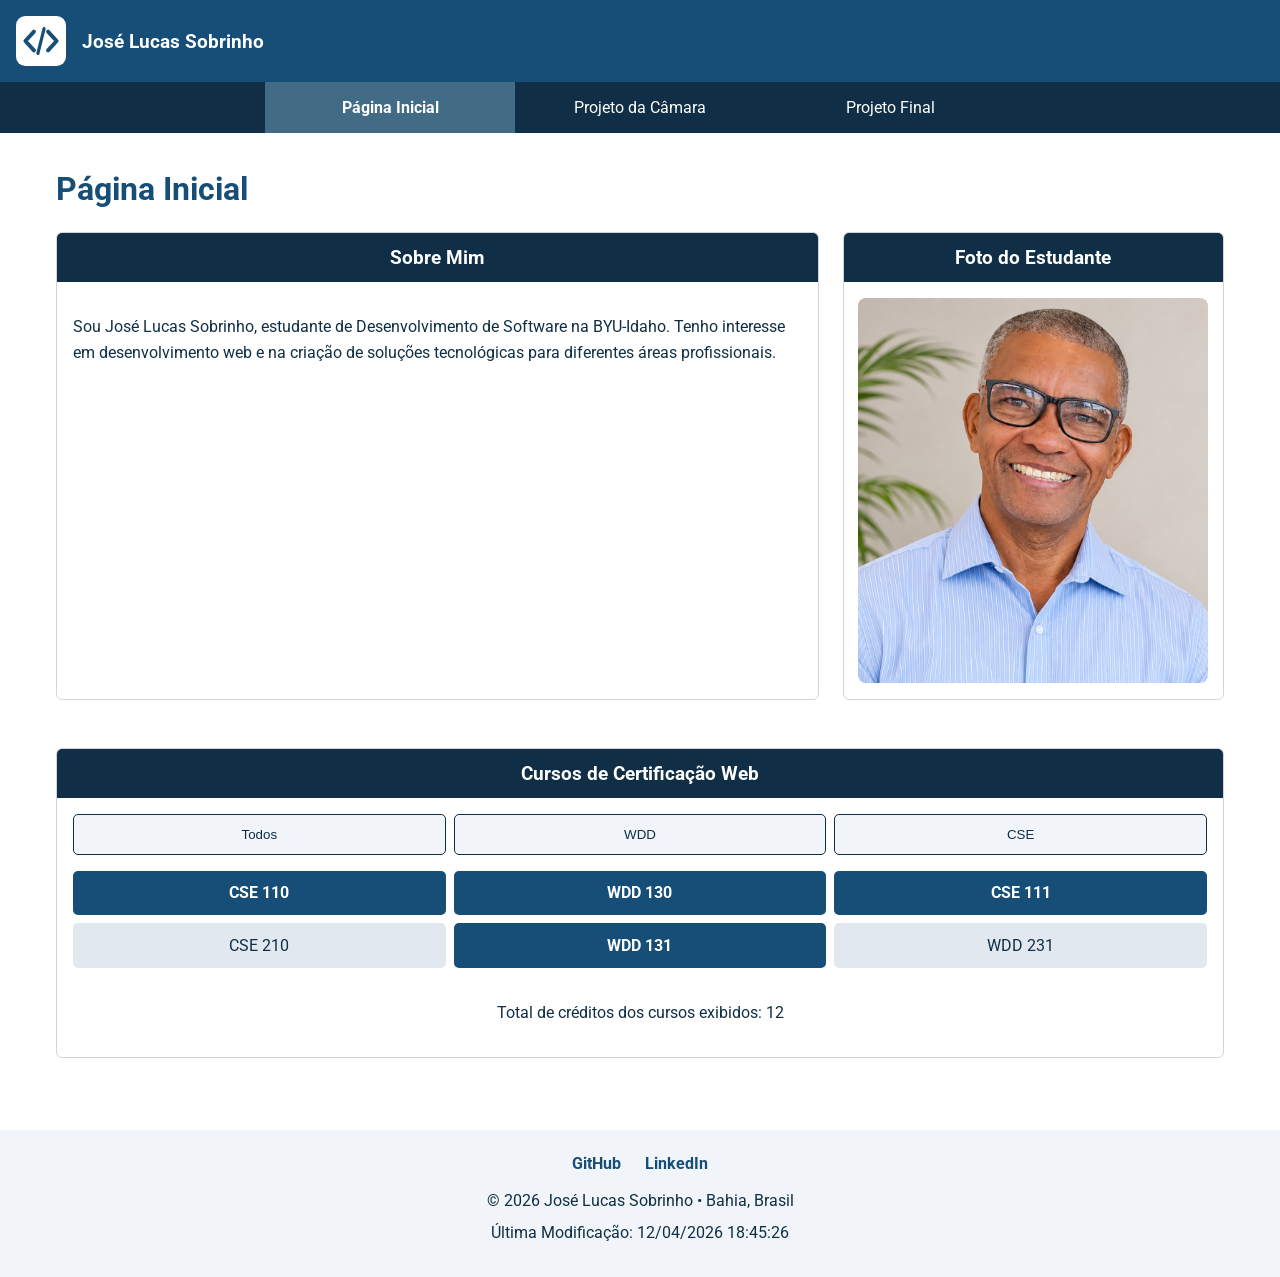
<file: index.html>
<!DOCTYPE html>
<html lang="pt-BR">

<head>
    <meta charset="UTF-8">
    <meta name="viewport" content="width=device-width, initial-scale=1.0">
    <meta name="description"
        content="Página inicial de José Lucas Sobrinho para o curso WDD 231 - Desenvolvimento Frontend para Web I da BYU-Idaho.">
    <meta name="author" content="José Lucas Sobrinho">

    <title>WDD 231 | José Lucas Sobrinho</title>


    <link rel="preconnect" href="https://fonts.googleapis.com">
    <link rel="preconnect" href="https://fonts.gstatic.com" crossorigin>
    <link href="https://fonts.googleapis.com/css2?family=Roboto:wght@400;500;700&display=swap" rel="stylesheet">

    <link rel="stylesheet" href="styles/small.css">
    <link rel="stylesheet" href="styles/larger.css">

    <script src="scripts/navigation.js" defer></script>
    <script src="scripts/date.js" defer></script>
    <script src="scripts/course.js" defer></script>
</head>

<body>

    <header>
        <div class="header-content">
            <img src="images/logo.svg" alt="Logotipo do site" width="50" height="50">

            <span>José Lucas Sobrinho</span>

            <button id="menu-button" type="button" aria-label="Abrir menu de navegação" aria-expanded="false"
                aria-controls="primary-nav">
                ☰
            </button>
        </div>
    </header>

    <nav id="primary-nav" aria-label="Navegação principal">
        <a href="index.html" class="active" aria-current="page">
            Página Inicial
        </a>
        <a href="#" aria-label="Projeto da Câmara - em desenvolvimento">
            Projeto da Câmara
        </a>
        <a href="#" aria-label="Projeto Final - em desenvolvimento">
            Projeto Final
        </a>
    </nav>



    <main>
        <h1>Página Inicial</h1>

        <section id="about">
            <h2>Sobre Mim</h2>
            <p>
                Sou José Lucas Sobrinho, estudante de Desenvolvimento
                de Software na BYU-Idaho. Tenho interesse em
                desenvolvimento web e na criação de soluções
                tecnológicas para diferentes áreas profissionais.
            </p>
        </section>


        <section id="student-photo">
            <h2>Foto do Estudante</h2>
            <img src="images/foto-estudante.webp" alt="Retrato de José Lucas Sobrinho" width="300" height="330"
                loading="eager" fetchpriority="high">
        </section>



        <section id="courses">
            <h2>Cursos de Certificação Web</h2>

            <div class="course-filters">
                <button type="button" id="all">Todos</button>
                <button type="button" id="wdd">WDD</button>
                <button type="button" id="cse">CSE</button>
            </div>

            <div id="course-list"></div>

            <p id="total-credits" aria-live="polite"></p>
        </section>

    </main>




    <footer>
        <div class="social-links">
            <a href="https://github.com/jolucssob" target="_blank" rel="noopener noreferrer">
                GitHub
            </a>

            <a href="https://www.linkedin.com/in/jos%C3%A9-lucas-sobrinho-8272043b9/" target="_blank"
                rel="noopener noreferrer">
                LinkedIn
            </a>
        </div>

        <p>
            &copy; <span id="currentyear"></span>
            José Lucas Sobrinho • Bahia, Brasil
        </p>

        <p id="ultimaModificacao"></p>
    </footer>


</body>

</html>
</file>
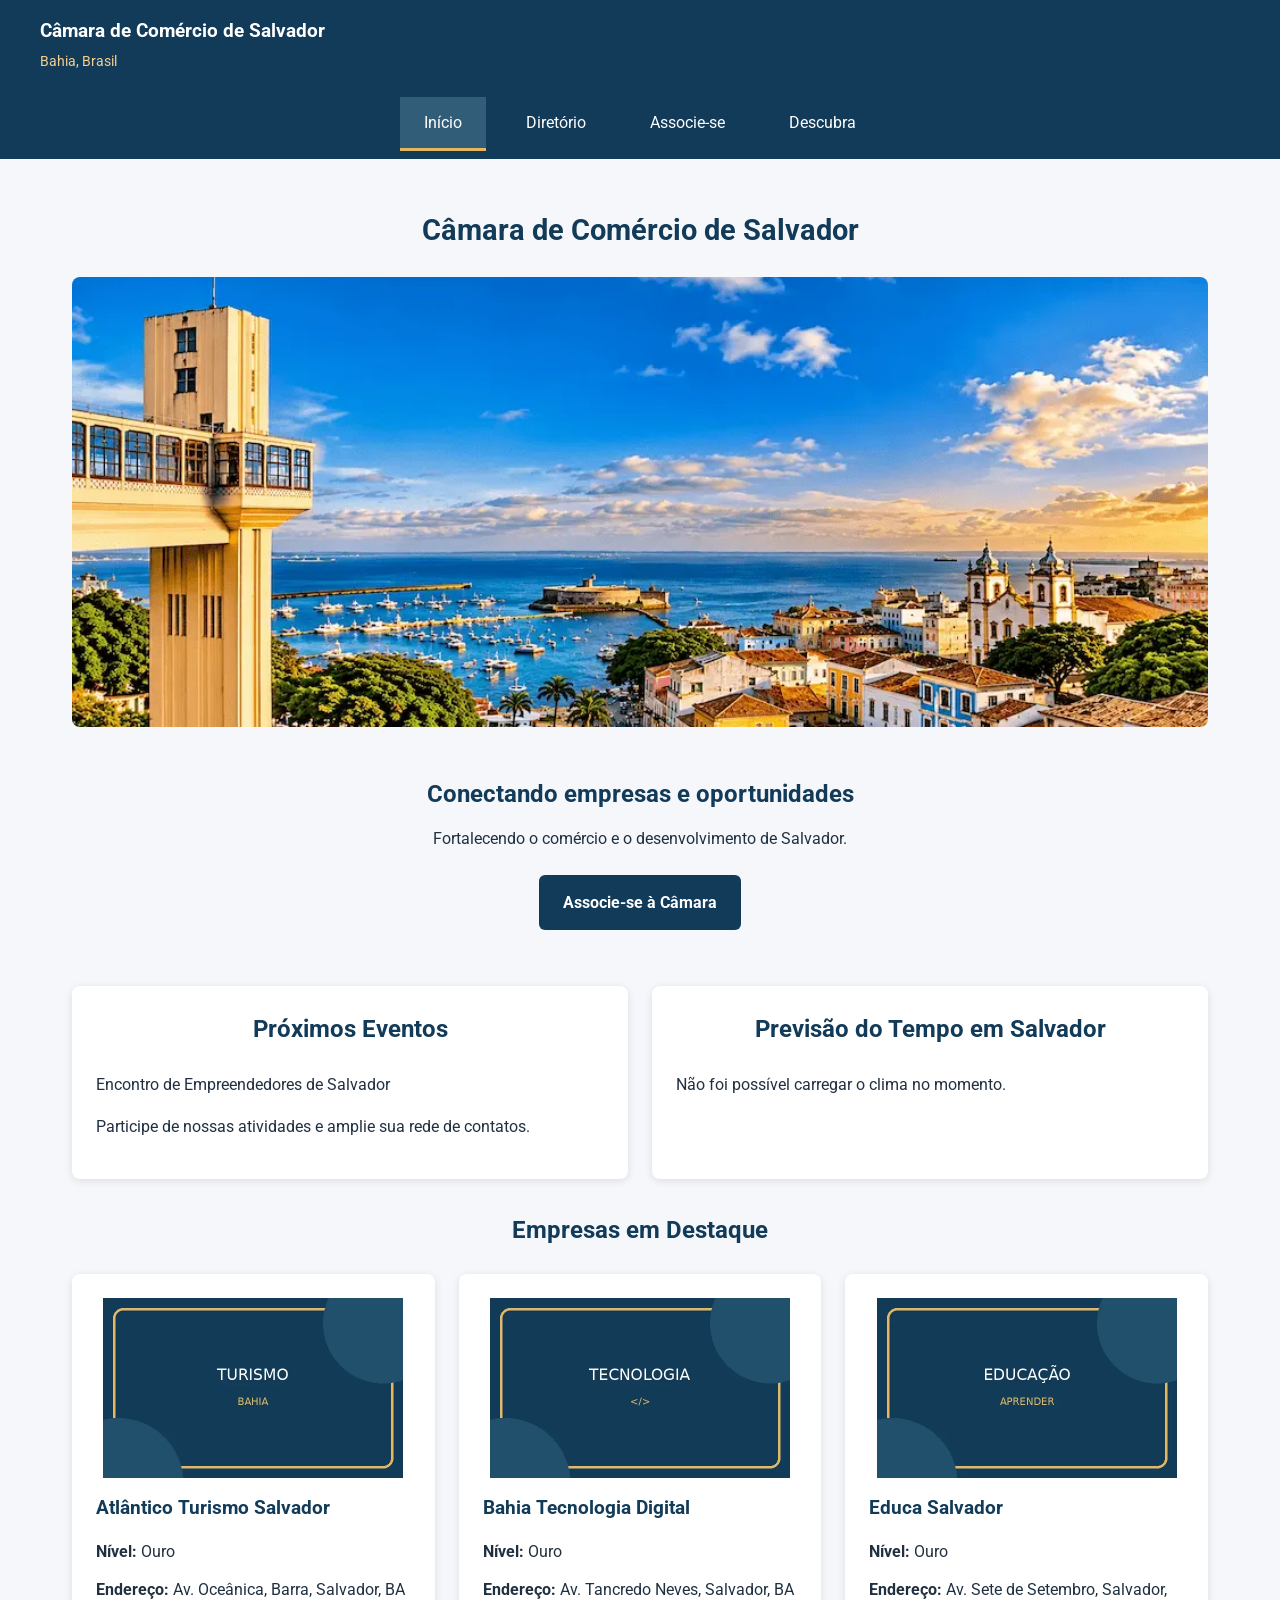
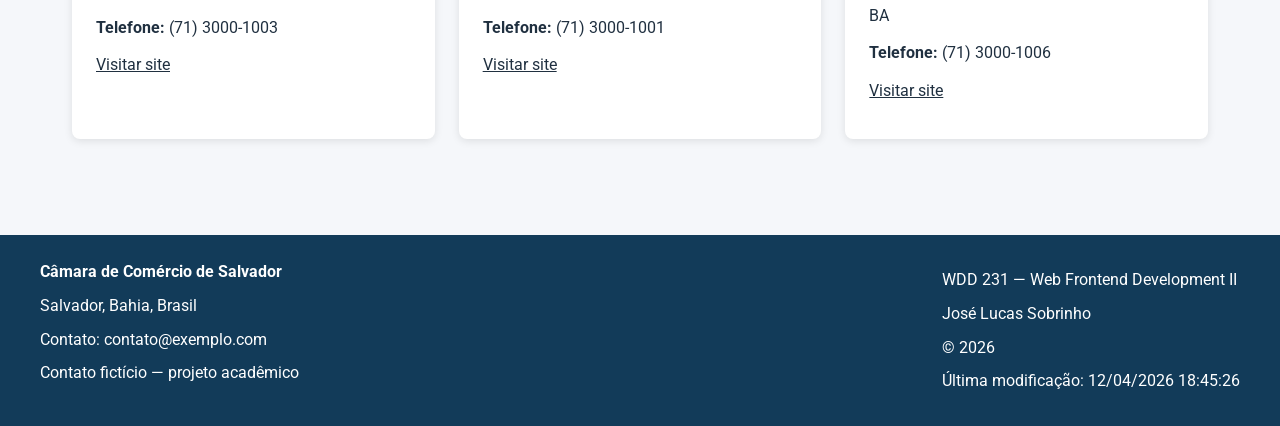
<file: camara/index.html>
<!DOCTYPE html>
<html lang="pt-BR">

<head>
    <meta charset="UTF-8">
    <meta name="viewport" content="width=device-width, initial-scale=1.0">

    <meta name="description"
        content="Página inicial da Câmara de Comércio de Salvador, Bahia. Conheça nossos eventos, associados e oportunidades de negócios.">
    <meta name="author" content="José Lucas Sobrinho">

    <title>Início | Câmara de Comércio de Salvador</title>
    <!-- Metadados Open Graph -->

    <meta property="og:type" content="website">
    <meta property="og:title" content="Início | Câmara de Comércio de Salvador">
    <meta property="og:description"
        content="Conheça a Câmara de Comércio de Salvador, seus eventos, empresas associadas e oportunidades para novos membros.">
    <meta property="og:image" content="https://jolucssob.github.io/wdd231/camara/imagens/salvador-social.webp">
    <meta property="og:url" content="https://jolucssob.github.io/wdd231/camara/">

    <!-- Ícone -->
    <link rel="icon" href="imagens/favicon.ico">

    <!-- Google Fonts - Roboto -->
    <link rel="preconnect" href="https://fonts.googleapis.com">

    <link rel="preconnect" href="https://fonts.gstatic.com" crossorigin>

    <link href="https://fonts.googleapis.com/css2?family=Roboto:wght@400;500;700&display=swap" rel="stylesheet">


    <!-- CSS -->
    <link rel="stylesheet" href="estilos/normalizar.css">
    <link rel="stylesheet" href="estilos/telas-pequenas.css">
    <link rel="stylesheet" href="estilos/telas-grandes.css">
    <link rel="stylesheet" href="estilos/inicio.css">
    <!-- JavaScript -->
    <!-- JavaScript -->
    <script src="scripts/navegacao.js" defer></script>
    <script src="scripts/datas.js" defer></script>
    <script src="scripts/destaques.js" defer></script>
    <script src="scripts/clima.js" defer></script>
</head>

<body>
    <header>
        <div class="header-content">
            <div class="site-brand">
                <span class="site-name">
                    Câmara de Comércio de Salvador
                </span>
                <span class="site-location">
                    Bahia, Brasil
                </span>
            </div>

            <button id="menu-button" type="button" aria-label="Abrir menu" aria-expanded="false"
                aria-controls="primary-nav">
                ☰
            </button>
        </div>
    </header>


    <nav id="primary-nav" aria-label="Navegação principal">
        <a href="index.html" class="active" aria-current="page">Início</a>
        <a href="diretorio.html">Diretório</a>
        <a href="associacao.html">Associe-se</a>
        <a href="discover.html">Descubra</a>
    </nav>



    <main>
        <h1>Câmara de Comércio de Salvador</h1>

        <!-- Imagem principal -->
        <section class="hero">
            <img src="imagens/salvador-hero.webp" alt="Vista panorâmica de Salvador, Bahia" width="1200" height="600">
            <div class="hero-content">
                <h2>Conectando empresas e oportunidades</h2>
                <p>Fortalecendo o comércio e o desenvolvimento de Salvador.</p>
                <a href="associacao.html" class="cta-button">
                    Associe-se à Câmara
                </a>
            </div>
        </section>

        <div class="home-sections">
            <!-- Eventos -->
            <section class="events">
                <h2>Próximos Eventos</h2>
                <p>Encontro de Empreendedores de Salvador</p>
                <p>Participe de nossas atividades e amplie sua rede de contatos.</p>
            </section>

            <!-- Meteorologia -->
            <section class="weather">
                <h2>Previsão do Tempo em Salvador</h2>
                <div id="current-weather">
                    <p>Carregando informações meteorológicas...</p>
                </div>
                <div id="forecast"></div>
            </section>
        </div>

        <!-- Empresas em destaque -->
        <section class="spotlights">
            <h2>Empresas em Destaque</h2>
            <div id="spotlight-cards">
                <p>Carregando empresas em destaque...</p>
            </div>
        </section>
    </main>


    <footer>
        <div class="footer-content">
            <div>
                <strong>Câmara de Comércio de Salvador</strong>
                <p>Salvador, Bahia, Brasil</p>
                <p>Contato: contato@exemplo.com</p>
                <p>Contato fictício — projeto acadêmico</p>
            </div>

            <div>
                <p>WDD 231 — Web Frontend Development II</p>
                <p>José Lucas Sobrinho</p>
                <p>&copy; <span id="currentyear"></span></p>
                <p id="ultimaModificacao"></p>
            </div>
        </div>
    </footer>
</body>

</html>
</file>
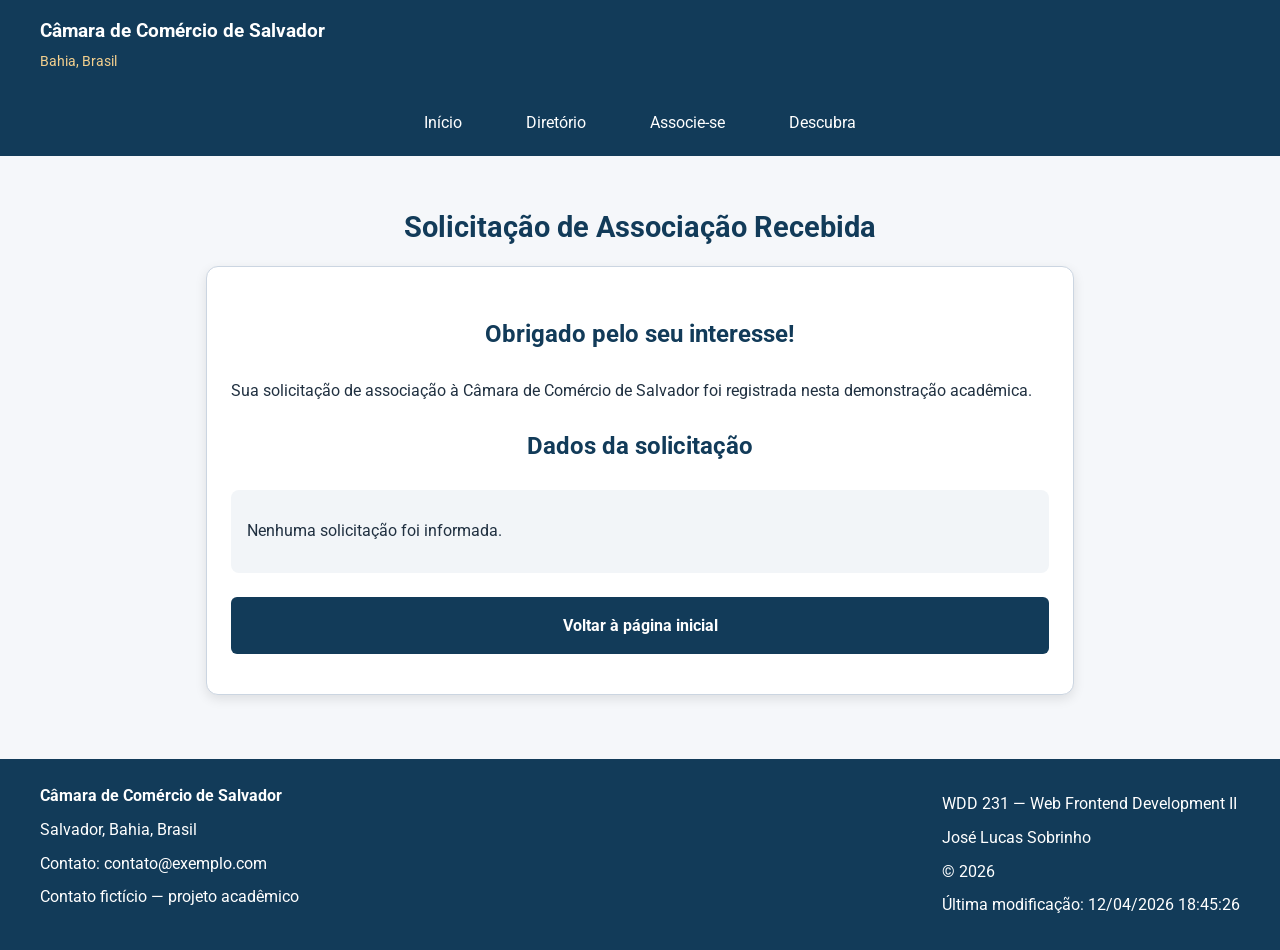
<file: camara/agradecimento.html>
<!DOCTYPE html>
<html lang="pt-BR">

<head>
    <meta charset="UTF-8">
    <meta name="viewport" content="width=device-width, initial-scale=1.0">

    <meta name="description" content="Confirmação da solicitação de associação à Câmara de Comércio de Salvador.">
    <meta name="author" content="José Lucas Sobrinho">

    <title>Solicitação Recebida | Câmara de Comércio de Salvador</title>

    <link rel="icon" href="imagens/favicon.ico">

    <link rel="preconnect" href="https://fonts.googleapis.com">
    <link rel="preconnect" href="https://fonts.gstatic.com" crossorigin>
    <link href="https://fonts.googleapis.com/css2?family=Roboto:wght@400;500;700&display=swap" rel="stylesheet">

    <link rel="stylesheet" href="estilos/normalizar.css">
    <link rel="stylesheet" href="estilos/telas-pequenas.css">
    <link rel="stylesheet" href="estilos/telas-grandes.css">
    <link rel="stylesheet" href="estilos/inicio.css">

    <script src="scripts/navegacao.js" defer></script>
    <script src="scripts/datas.js" defer></script>
    <script src="scripts/agradecimento.js" defer></script>
</head>

<body>
    <header>
        <div class="header-content">
            <div class="site-brand">
                <span class="site-name">
                    Câmara de Comércio de Salvador
                </span>
                <span class="site-location">
                    Bahia, Brasil
                </span>
            </div>

            <button id="menu-button" type="button" aria-label="Abrir menu" aria-expanded="false"
                aria-controls="primary-nav">
                ☰
            </button>
        </div>
    </header>

    <nav id="primary-nav" aria-label="Navegação principal">
        <a href="index.html">Início</a>
        <a href="diretorio.html">Diretório</a>
        <a href="associacao.html">Associe-se</a>
        <a href="discover.html">Descubra</a>
    </nav>

    <main class="thankyou-page">
        <h1>Solicitação de Associação Recebida</h1>

        <section class="membership-form">
            <h2>Obrigado pelo seu interesse!</h2>

            <p>
                Sua solicitação de associação à Câmara de
                Comércio de Salvador foi registrada nesta
                demonstração acadêmica.
            </p>

            <h2>Dados da solicitação</h2>

            <div id="dados-solicitacao">
                <p>Carregando informações...</p>
            </div>

            <p>
                <a href="index.html">
                    Voltar à página inicial
                </a>
            </p>
        </section>
    </main>

    <footer>
        <div class="footer-content">
            <div>
                <strong>Câmara de Comércio de Salvador</strong>
                <p>Salvador, Bahia, Brasil</p>
                <p>Contato: contato@exemplo.com</p>
                <p>Contato fictício — projeto acadêmico</p>
            </div>

            <div>
                <p>WDD 231 — Web Frontend Development II</p>
                <p>José Lucas Sobrinho</p>
                <p>&copy; <span id="currentyear"></span></p>
                <p id="ultimaModificacao"></p>
            </div>
        </div>
    </footer>
</body>

</html>
</file>
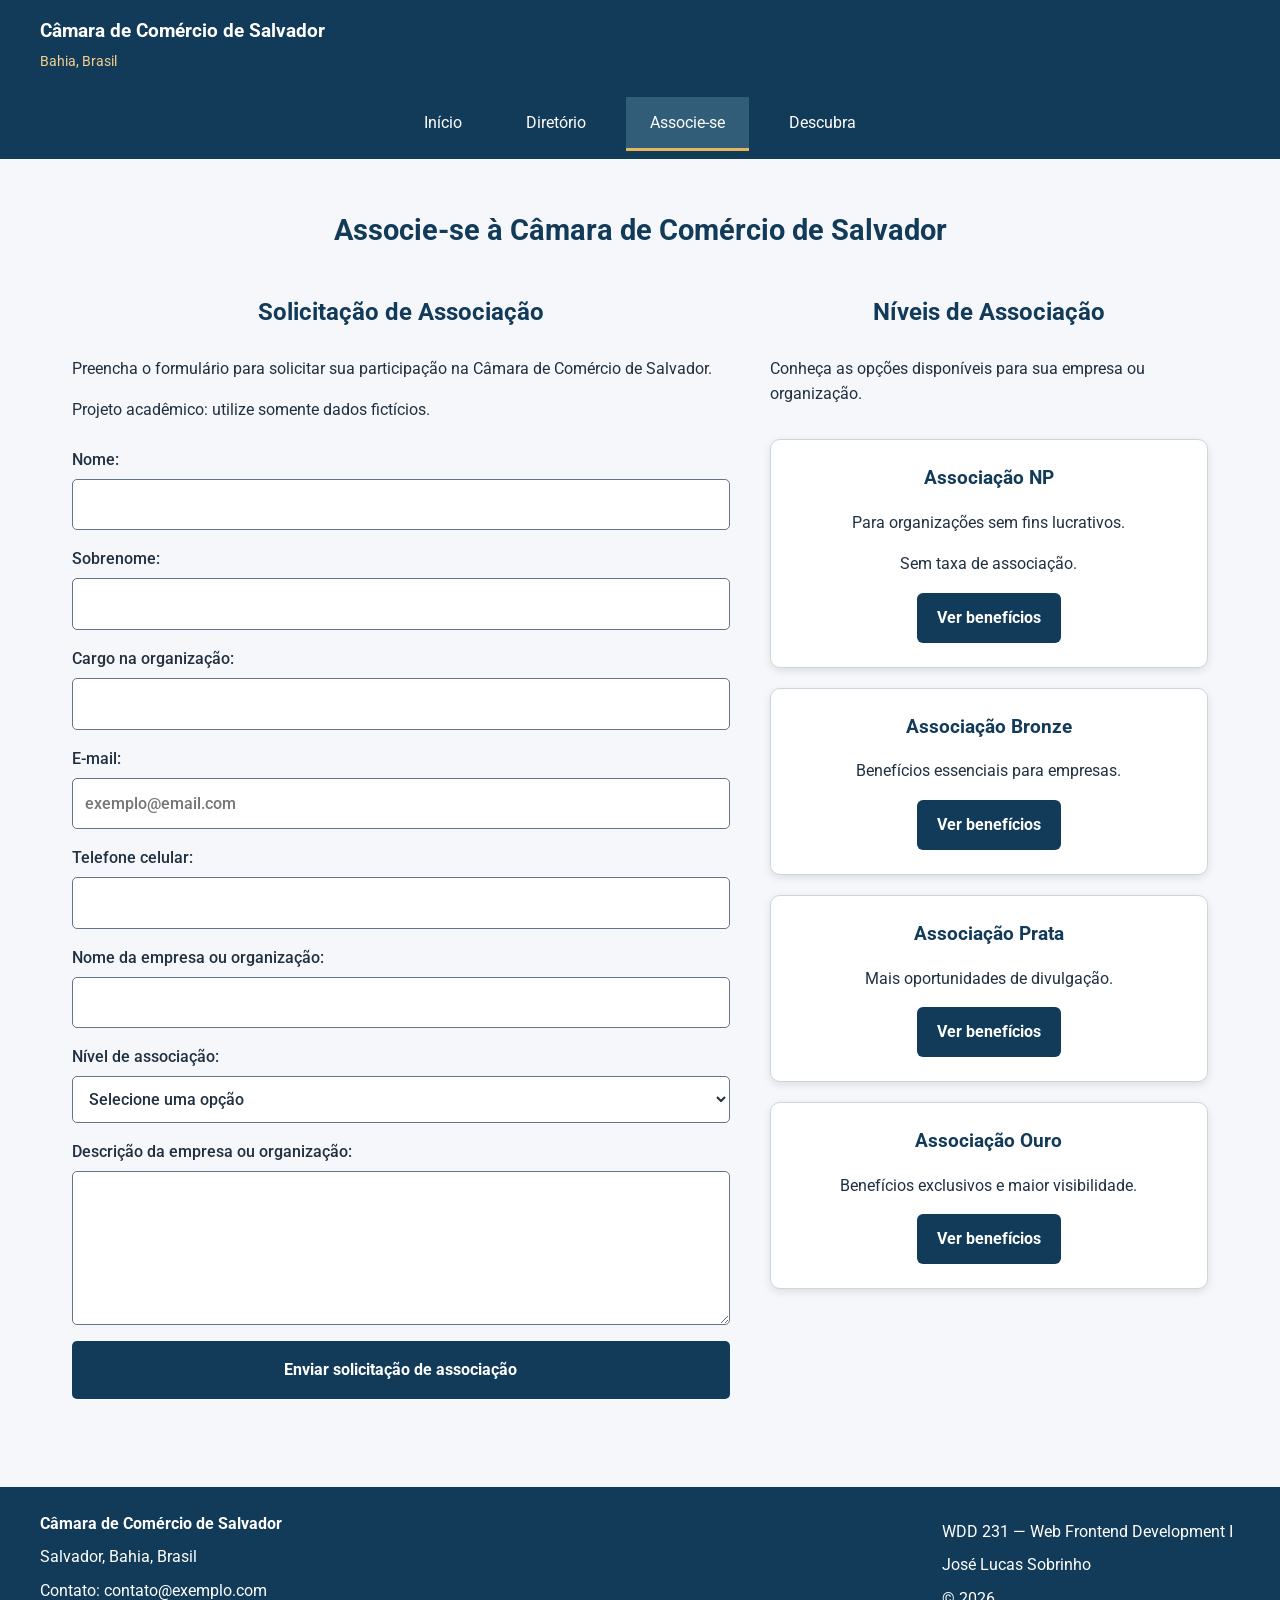
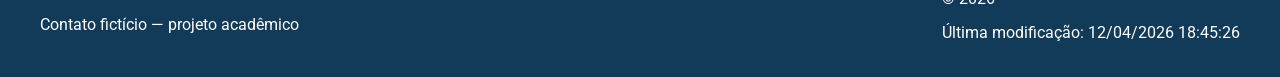
<file: camara/associacao.html>
<!DOCTYPE html>
<html lang="pt-BR">

<head>
    <meta charset="UTF-8">
    <meta name="viewport" content="width=device-width, initial-scale=1.0">

    <meta name="description"
        content="Associe-se à Câmara de Comércio de Salvador, Bahia. Conheça os níveis de associação e preencha o formulário para solicitar sua participação.">

    <meta name="author" content="José Lucas Sobrinho">

    <title>Associe-se | Câmara de Comércio de Salvador</title>

    <!-- Metadados Open Graph -->
    <meta property="og:type" content="website">

    <meta property="og:title" content="Associe-se à Câmara de Comércio de Salvador">

    <meta property="og:description"
        content="Conheça os níveis de associação e faça parte da Câmara de Comércio de Salvador, ampliando suas oportunidades de negócios.">

    <meta property="og:image" content="https://jolucssob.github.io/wdd231/camara/imagens/salvador-social.webp">

    <meta property="og:url" content="https://jolucssob.github.io/wdd231/camara/associacao.html">

    <!-- Ícone -->
    <link rel="icon" href="imagens/favicon.ico">

    <!-- Google Fonts - Roboto -->
    <link rel="preconnect" href="https://fonts.googleapis.com">
    <link rel="preconnect" href="https://fonts.gstatic.com" crossorigin>

    <link href="https://fonts.googleapis.com/css2?family=Roboto:wght@400;500;700&display=swap" rel="stylesheet">

    <!-- CSS -->
    <link rel="stylesheet" href="estilos/normalizar.css">
    <link rel="stylesheet" href="estilos/telas-pequenas.css">
    <link rel="stylesheet" href="estilos/telas-grandes.css">
    <link rel="stylesheet" href="estilos/inicio.css">

    <!-- JavaScript -->
    <script src="scripts/navegacao.js" defer></script>
    <script src="scripts/datas.js" defer></script>
    <script src="scripts/associacao.js" defer></script>
</head>

<body>

    <header>
        <div class="header-content">

            <div class="site-brand">
                <span class="site-name">
                    Câmara de Comércio de Salvador
                </span>

                <span class="site-location">
                    Bahia, Brasil
                </span>
            </div>

            <button id="menu-button" type="button" aria-label="Abrir menu" aria-expanded="false"
                aria-controls="primary-nav">
                ☰
            </button>

        </div>
    </header>

    <!-- Navegação principal -->

    <nav id="primary-nav" aria-label="Navegação principal">
        <a href="index.html">Início</a>
        <a href="diretorio.html">Diretório</a>

        <a href="associacao.html" class="active" aria-current="page">
            Associe-se
        </a>

        <a href="discover.html">Descubra</a>
    </nav>

    <main>

        <h1>Associe-se à Câmara de Comércio de Salvador</h1>

        <div class="membership-container">

            <!-- Formulário de associação -->

            <section class="membership-form">

                <h2>Solicitação de Associação</h2>

                <p>
                    Preencha o formulário para solicitar sua
                    participação na Câmara de Comércio de Salvador.
                </p>

                <p>
                    Projeto acadêmico: utilize somente dados fictícios.
                </p>

                <form method="get" action="agradecimento.html">

                    <label>
                        Nome:
                        <input type="text" name="nome" title="Informe seu primeiro nome" autocomplete="given-name"
                            required>
                    </label>

                    <label>
                        Sobrenome:
                        <input type="text" name="sobrenome" title="Informe seu sobrenome" autocomplete="family-name"
                            required>
                    </label>

                    <label>
                        Cargo na organização:
                        <input type="text" name="cargo"
                            title="Informe seu cargo usando pelo menos 7 caracteres, apenas letras, espaços e hífens"
                            autocomplete="organization-title" pattern="[\p{L} \-]{7,}" minlength="7">
                    </label>

                    <label>
                        E-mail:
                        <input type="email" name="email" title="Informe seu endereço de e-mail" autocomplete="email"
                            placeholder="exemplo@email.com" required>
                    </label>

                    <label>
                        Telefone celular:
                        <input type="tel" name="telefone" title="Informe seu número de celular" autocomplete="tel"
                            required>
                    </label>

                    <label>
                        Nome da empresa ou organização:
                        <input type="text" name="organizacao" title="Informe o nome da empresa ou organização"
                            autocomplete="organization" required>
                    </label>

                    <label>
                        Nível de associação:

                        <select name="nivel" title="Selecione o nível de associação" required>

                            <option value="" disabled selected>
                                Selecione uma opção
                            </option>

                            <option value="np">
                                Associação NP (sem fins lucrativos)
                            </option>

                            <option value="bronze">
                                Associação Bronze
                            </option>

                            <option value="silver">
                                Associação Prata
                            </option>

                            <option value="gold">
                                Associação Ouro
                            </option>

                        </select>
                    </label>

                    <label>
                        Descrição da empresa ou organização:

                        <textarea name="descricao" title="Descreva as atividades da empresa ou organização" rows="5"
                            cols="40"></textarea>
                    </label>

                    <!-- Registro automático de data e hora -->

                    <input type="hidden" id="timestamp" name="timestamp">

                    <button type="submit" class="submit-button">
                        Enviar solicitação de associação
                    </button>

                </form>

            </section>

            <!-- Cartões dos níveis de associação -->

            <section class="membership-levels">

                <h2>Níveis de Associação</h2>

                <p>
                    Conheça as opções disponíveis para
                    sua empresa ou organização.
                </p>

                <div class="membership-cards">

                    <article class="membership-card">
                        <h3>Associação NP</h3>

                        <p>Para organizações sem fins lucrativos.</p>

                        <p>Sem taxa de associação.</p>

                        <a href="#modal-np" aria-haspopup="dialog" aria-label="Ver benefícios da Associação NP">
                            Ver benefícios
                        </a>
                    </article>

                    <article class="membership-card">
                        <h3>Associação Bronze</h3>

                        <p>Benefícios essenciais para empresas.</p>

                        <a href="#modal-bronze" aria-haspopup="dialog" aria-label="Ver benefícios da Associação Bronze">
                            Ver benefícios
                        </a>
                    </article>

                    <article class="membership-card">
                        <h3>Associação Prata</h3>

                        <p>Mais oportunidades de divulgação.</p>

                        <a href="#modal-silver" aria-haspopup="dialog" aria-label="Ver benefícios da Associação Prata">
                            Ver benefícios
                        </a>
                    </article>

                    <article class="membership-card">
                        <h3>Associação Ouro</h3>

                        <p>Benefícios exclusivos e maior visibilidade.</p>

                        <a href="#modal-gold" aria-haspopup="dialog" aria-label="Ver benefícios da Associação Ouro">
                            Ver benefícios
                        </a>
                    </article>

                </div>

            </section>

            <!-- Modal da Associação NP -->

            <dialog id="modal-np" aria-labelledby="titulo-modal-np">

                <h2 id="titulo-modal-np">
                    Benefícios da Associação NP
                </h2>

                <p>
                    Plano gratuito para organizações sem fins lucrativos.
                </p>

                <ul>
                    <li>Participação em eventos comunitários.</li>
                    <li>Acesso às informações da Câmara.</li>
                    <li>Oportunidades de networking.</li>
                    <li>Divulgação institucional básica.</li>
                </ul>

                <button type="button" id="fechar-modal-np">
                    Fechar
                </button>

            </dialog>

            <!-- Modal da Associação Bronze -->

            <dialog id="modal-bronze" aria-labelledby="titulo-modal-bronze">

                <h2 id="titulo-modal-bronze">
                    Benefícios da Associação Bronze
                </h2>

                <p>
                    Plano com benefícios essenciais para empresas.
                </p>

                <ul>
                    <li>Participação em eventos empresariais.</li>
                    <li>Acesso a oportunidades de networking.</li>
                    <li>Divulgação básica no diretório da Câmara.</li>
                    <li>Descontos em determinados eventos.</li>
                </ul>

                <button type="button" id="fechar-modal-bronze">
                    Fechar
                </button>

            </dialog>

            <!-- Modal da Associação Prata -->

            <dialog id="modal-silver" aria-labelledby="titulo-modal-silver">

                <h2 id="titulo-modal-silver">
                    Benefícios da Associação Prata
                </h2>

                <p>
                    Plano com mais oportunidades de divulgação e crescimento.
                </p>

                <ul>
                    <li>Todos os benefícios da Associação Bronze.</li>
                    <li>Maior destaque no diretório de empresas.</li>
                    <li>Participação em eventos de networking.</li>
                    <li>Oportunidades ampliadas de divulgação.</li>
                </ul>

                <button type="button" id="fechar-modal-silver">
                    Fechar
                </button>

            </dialog>

            <!-- Modal da Associação Ouro -->

            <dialog id="modal-gold" aria-labelledby="titulo-modal-gold">

                <h2 id="titulo-modal-gold">
                    Benefícios da Associação Ouro
                </h2>

                <p>
                    Plano com benefícios exclusivos e maior visibilidade.
                </p>

                <ul>
                    <li>Todos os benefícios da Associação Prata.</li>
                    <li>Destaque especial no diretório de empresas.</li>
                    <li>Maior visibilidade nas ações da Câmara.</li>
                    <li>Participação prioritária em eventos.</li>
                    <li>Oportunidades exclusivas de networking.</li>
                    <li>Possibilidade de destaque na página inicial.</li>
                </ul>

                <button type="button" id="fechar-modal-gold">
                    Fechar
                </button>

            </dialog>

        </div>

    </main>

    <!-- Rodapé -->

    <footer>

        <div class="footer-content">

            <div>
                <strong>Câmara de Comércio de Salvador</strong>

                <p>Salvador, Bahia, Brasil</p>

                <p>Contato: contato@exemplo.com</p>

                <p>Contato fictício — projeto acadêmico</p>
            </div>

            <div>
                <p>WDD 231 — Web Frontend Development I</p>

                <p>José Lucas Sobrinho</p>

                <p>&copy; <span id="currentyear"></span></p>

                <p id="ultimaModificacao"></p>
            </div>

        </div>

    </footer>

</body>

</html>
</file>
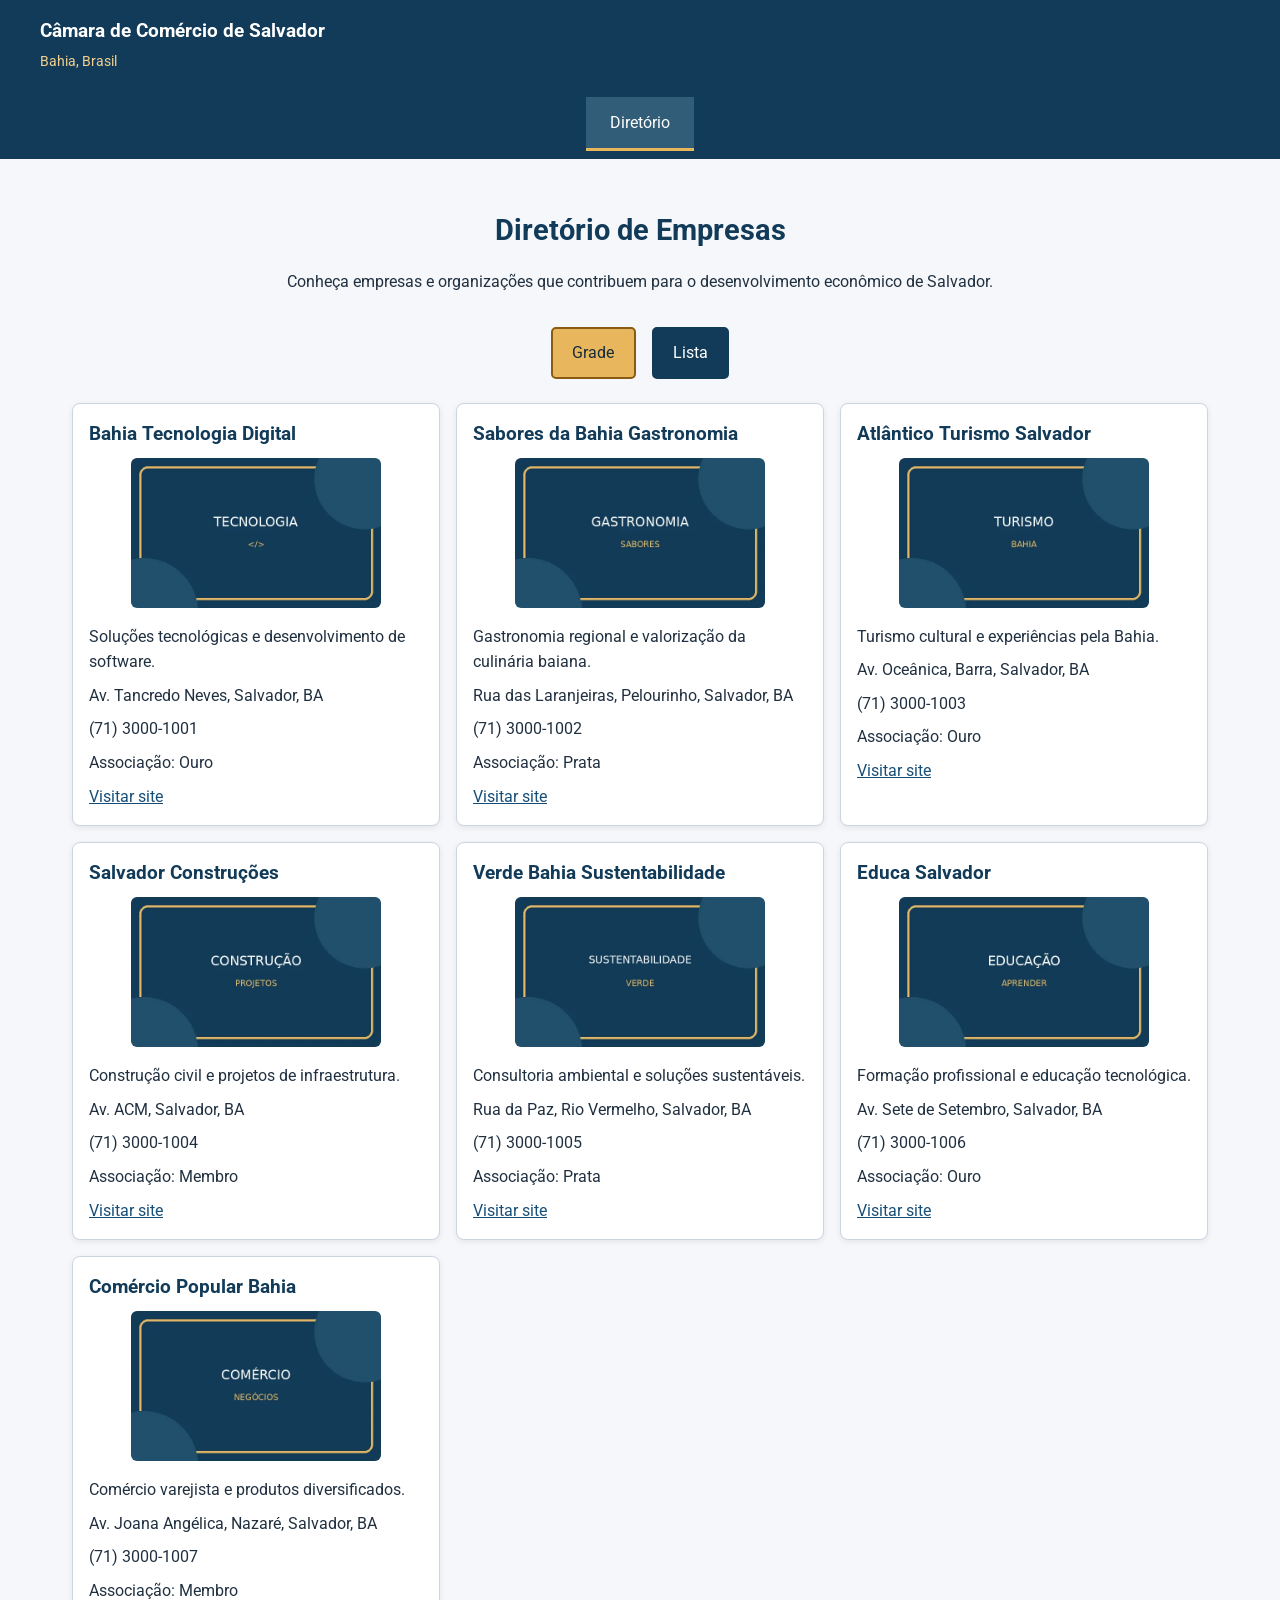
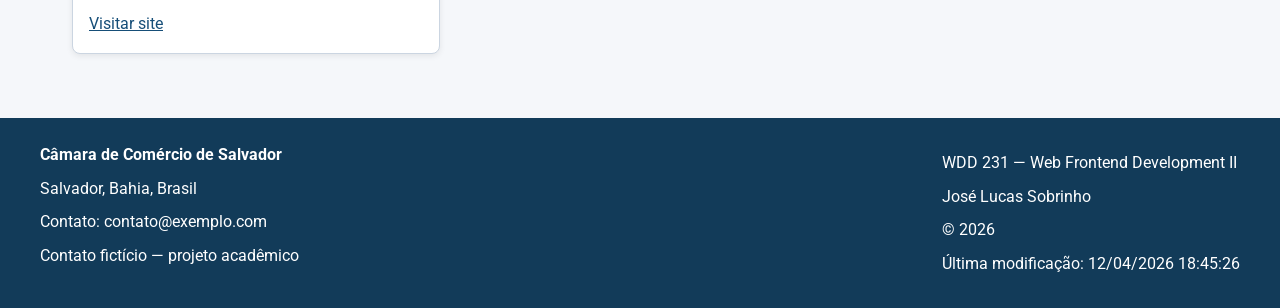
<file: camara/diretorio.html>
<!DOCTYPE html>
<html lang="pt-BR">

<head>
    <meta charset="UTF-8">
    <meta name="viewport" content="width=device-width, initial-scale=1.0">

    <meta name="description"
        content="Conheça as empresas associadas à Câmara de Comércio de Salvador, Bahia. Diretório comercial acadêmico WDD 231.">
    <meta name="author" content="José Lucas Sobrinho">

    <title>Diretório | Câmara de Comércio de Salvador</title>

    <!-- Metadados Open Graph -->
    <meta property="og:type" content="website">
    <meta property="og:title" content="Diretório | Câmara de Comércio de Salvador">
    <meta property="og:description"
        content="Conheça empresas e serviços de Salvador, Bahia. Projeto acadêmico WDD 231.">
    <meta property="og:image" content="https://jolucssob.github.io/wdd231/camara/imagens/salvador-social.webp">
    <meta property="og:url" content="https://jolucssob.github.io/wdd231/camara/diretorio.html">

    <!-- Ícone -->
    <link rel="icon" href="imagens/favicon.ico">

    <!-- Google Fonts - Roboto -->
    <link rel="preconnect" href="https://fonts.googleapis.com">

    <link rel="preconnect" href="https://fonts.gstatic.com" crossorigin>

    <link href="https://fonts.googleapis.com/css2?family=Roboto:wght@400;500;700&display=swap" rel="stylesheet">


    <!-- CSS -->
    <link rel="stylesheet" href="estilos/normalizar.css">
    <link rel="stylesheet" href="estilos/telas-pequenas.css">
    <link rel="stylesheet" href="estilos/telas-grandes.css">

    <!-- JavaScript -->
    <script src="scripts/navegacao.js" defer></script>
    <script src="scripts/diretorio.js" defer></script>
    <script src="scripts/datas.js" defer></script>
</head>

<body>
    <header>
        <div class="header-content">
            <div class="site-brand">
                <span class="site-name">
                    Câmara de Comércio de Salvador
                </span>
                <span class="site-location">
                    Bahia, Brasil
                </span>
            </div>

            <button id="menu-button" type="button" aria-label="Abrir menu" aria-expanded="false"
                aria-controls="primary-nav">
                ☰
            </button>
        </div>
    </header>

    <nav id="primary-nav" aria-label="Navegação principal">
        <a href="diretorio.html" class="active" aria-current="page">Diretório</a>
    </nav>

    <main>
        <h1>Diretório de Empresas</h1>

        <p class="introduction">
            Conheça empresas e organizações que contribuem
            para o desenvolvimento econômico de Salvador.
        </p>

        <div class="view-buttons" role="group" aria-label="Modo de visualização"> <button id="grid-button" type="button"
                class="active" aria-pressed="true">
                Grade
            </button>

            <button id="list-button" type="button" aria-pressed="false">
                Lista
            </button>
        </div>

        <section aria-label="Empresas associadas">
            <div id="members" class="grid">
                <p>Carregando empresas associadas...</p>
            </div>
        </section>
    </main>

    <footer>
        <div class="footer-content">
            <div>
                <strong>Câmara de Comércio de Salvador</strong>
                <p>Salvador, Bahia, Brasil</p>
                <p>Contato: contato@exemplo.com</p>
                <p>Contato fictício — projeto acadêmico</p>
            </div>

            <div>
                <p>WDD 231 — Web Frontend Development II</p>
                <p>José Lucas Sobrinho</p>
                <p>&copy; <span id="currentyear"></span></p>
                <p id="ultimaModificacao"></p>
            </div>
        </div>
    </footer>
</body>

</html>
</file>
<file: styles/small.css>
/* Estilos básicos para a fotografia do estudante */


:root {
    --primary-color: #164e78;
    --dark-color: #102f46;
    --light-color: #f1f5f9;
    --white-color: #ffffff;
}

* {
    box-sizing: border-box;
}

body {
    margin: 0;
    font-family: "Roboto", Arial, sans-serif;
    color: var(--dark-color);
    background-color: var(--white-color);
}

main {
    width: 100%;
    max-width: 1200px;
    margin: 0 auto;
    padding: 1rem;
}

h1 {
    color: var(--primary-color);
}

section {
    margin-bottom: 1.5rem;
    border: 1px solid #d1d5db;
    border-radius: 6px;
    overflow: hidden;
}

section h2 {
    margin: 0;
    padding: 0.8rem;
    background-color: var(--dark-color);
    color: var(--white-color);
    text-align: center;
    font-size: 1.2rem;
}

section p {
    padding: 1rem;
    line-height: 1.6;
}

#student-photo img {
    display: block;
    width: 100%;
    max-width: 350px;
    height: auto;
    margin: 1rem auto;
    border-radius: 8px;
}

/* Cabeçalho e navegação - mobile */

header {
    background-color: var(--primary-color);
    color: var(--white-color);
}

.header-content {
    display: flex;
    align-items: center;
    gap: 1rem;
    padding: 1rem;
}

.header-content span {
    font-size: 1.2rem;
    font-weight: 700;
    flex: 1;
}

#menu-button {
    padding: 0.5rem 0.8rem;
    background: transparent;
    border: 1px solid white;
    border-radius: 4px;
    color: white;
    font-size: 1.5rem;
    cursor: pointer;
}

#primary-nav {
    display: none;
    flex-direction: column;
    background-color: var(--dark-color);
}

#primary-nav.open {
    display: flex;
}

#primary-nav a {
    color: white;
    text-decoration: none;
    padding: 1rem;
    text-align: center;
}

#primary-nav a:hover,
#primary-nav a:focus-visible {
    background-color: #315d79;
}

#primary-nav a.active {
    background-color: #426b86;
    font-weight: 700;
}

/* Rodapé responsivo */

footer {
    background-color: var(--light-color);
    color: var(--dark-color);
    text-align: center;
    padding: 1.5rem 1rem;
    margin-top: 2rem;
}

.social-links {
    display: flex;
    justify-content: center;
    align-items: center;
    flex-wrap: wrap;
    gap: 1.5rem;
    margin-bottom: 1rem;
}

.social-links a {
    color: var(--primary-color);
    font-weight: 700;
    text-decoration: none;
}

.social-links a:hover,
.social-links a:focus-visible {
    text-decoration: underline;
}

footer p {
    margin: 0.5rem 0;
    line-height: 1.5;
}

/* CURSOS DE CERTIFICAÇÃO WEB */

.course-filters {
    display: flex;
    gap: 0.5rem;
    padding: 1rem;
}

.course-filters button {
    flex: 1;
    padding: 0.75rem;
    background-color: #f1f5f9;
    color: #102f46;
    border: 1px solid #102f46;
    border-radius: 5px;
    cursor: pointer;
}

.course-filters button:hover,
.course-filters button:focus-visible {
    background-color: #d6e5ef;
}

#course-list {
    display: grid;
    grid-template-columns: 1fr;
    gap: 0.5rem;
    padding: 0 1rem;
}

.course-card {
    padding: 0.8rem;
    background-color: #e2e8f0;
    color: #102f46;
    text-align: center;
    border-radius: 5px;
}

.course-card.completed {
    background-color: #164e78;
    color: white;
    font-weight: 700;
}

#total-credits {
    text-align: center;
    padding: 1rem;
}
</file>
<file: styles/larger.css>
@media screen and (min-width: 768px) {

    /* Navegação para telas maiores */

    #menu-button {
        display: none;
    }

    #primary-nav,
    #primary-nav.open {
        display: flex;
        flex-direction: row;
        justify-content: center;
    }

    #primary-nav a {
        flex: 1;
        max-width: 250px;
    }

    /* Organização do conteúdo principal */

    main {
        display: grid;
        grid-template-columns: 2fr 1fr;
        gap: 1.5rem;
    }

    main h1 {
        grid-column: 1 / -1;
        margin-bottom: 0;
    }

    #about {
        grid-column: 1;
    }

    #student-photo {
        grid-column: 2;
    }

    #courses {
        grid-column: 1 / -1;
    }

    /* Cursos em três colunas */

    #course-list {
        grid-template-columns: repeat(3, 1fr);
    }
}
</file>
<file: camara/estilos/normalizar.css>
/* WDD 231 - Câmara de Comércio de Salvador
   Normalização básica do CSS
   Autor: José Lucas Sobrinho
*/

*,
*::before,
*::after {
    box-sizing: border-box;
}

html {
    -webkit-text-size-adjust: 100%;
}


h1,
h2,
h3,
h4,
p,
ul,
ol {
    margin-top: 0;
}

img,
picture,
video {
    max-width: 100%;
    height: auto;
}

img {
    display: block;
}

button,
input,
select,
textarea {
    font: inherit;
}

button {
    cursor: pointer;
}

a {
    color: inherit;
}

:focus-visible {
    outline: 3px solid #b7791f;
    outline-offset: 3px;
}
</file>
<file: camara/estilos/telas-pequenas.css>
/* WDD 231 - Câmara de Comércio de Salvador
   Estilos para telas pequenas - Mobile First
   Autor: José Lucas Sobrinho
*/

:root {
    --primary-color: #123b59;
    --secondary-color: #e8b75d;
    --background-color: #f5f7fa;
    --text-color: #203040;
    --white-color: #ffffff;
    --border-color: #cbd5e1;
    --hover-color: #315d79;
}

body {
    margin: 0;
    font-family: "Roboto", Arial, Helvetica, sans-serif;
    background-color: var(--background-color);
    color: var(--text-color);
    line-height: 1.6;
}

/* CABEÇALHO */

header {
    background-color: var(--primary-color);
    color: var(--white-color);
    padding: 1rem;
}

header h1 {
    font-size: 1.4rem;
    text-align: center;
    margin: 0;
}

/* NAVEGAÇÃO */

nav {
    background-color: var(--primary-color);
    color: var(--white-color);
}

nav a {
    display: block;
    padding: 0.9rem;
    color: var(--white-color);
    text-align: center;
    text-decoration: none;
}

nav a:hover,
nav a:focus-visible {
    background-color: var(--hover-color);
}

nav a.active {
    background-color: var(--hover-color);
    border-bottom: 3px solid var(--secondary-color);
}

/* CONTEÚDO PRINCIPAL */

main {
    width: 100%;
    box-sizing: border-box;
    max-width: 1200px;
    margin: 0 auto;
    padding: 1rem;
    min-height: 60vh;
}

main h1,
main h2 {
    color: var(--primary-color);
    text-align: center;
}

main h1 {
    font-size: 1.8rem;
    margin: 1rem 0;
}

main h2 {
    margin: 1.5rem 0;
}

.introduction {
    text-align: center;
    margin-bottom: 1.5rem;
}

/* BOTÕES DE VISUALIZAÇÃO */

.view-buttons {
    display: flex;
    justify-content: center;
    gap: 1rem;
    margin-bottom: 1.5rem;
}

.view-buttons button {
    padding: 0.7rem 1.2rem;
    background-color: var(--primary-color);
    color: var(--white-color);
    border: 2px solid var(--primary-color);
    border-radius: 5px;
}

.view-buttons button:hover,
.view-buttons button:focus-visible {
    background-color: var(--hover-color);
}

.view-buttons button.active {
    background-color: var(--secondary-color);
    color: #172b3a;
    border-color: #8a5b12;
}

/* DIRETÓRIO DE EMPRESAS */

#members {
    display: grid;
    grid-template-columns: minmax(0, 1fr);
    gap: 1rem;
}

.member-card {
    min-width: 0;
    background-color: var(--white-color);
    border: 1px solid var(--border-color);
    border-radius: 8px;
    padding: 1rem;
    box-shadow: 0 2px 6px #00000014;
    overflow-wrap: anywhere;
}

.member-card h3 {
    color: var(--primary-color);
    margin-bottom: 0.5rem;
}

.member-card img {
    width: 100%;
    max-width: 250px;
    height: 150px;
    object-fit: cover;
    border-radius: 6px;
    margin: 0 auto 1rem;
}

.member-card p {
    margin: 0.5rem 0;
}

.member-card a {
    color: #164e78;
    text-decoration: underline;
}

/* VISUALIZAÇÃO EM LISTA */

#members.list {
    display: flex;
    flex-direction: column;
}

#members.list .member-card img {
    display: none;
}

/* VISUALIZAÇÃO EM GRADE */

#members.grid {
    display: grid;
}

/* RODAPÉ */

footer {
    background-color: var(--primary-color);
    color: var(--white-color);
    text-align: center;
    padding: 1.5rem 1rem;
    margin-top: 2rem;
}

footer p {
    margin: 0.5rem 0;
}

footer a {
    color: var(--white-color);
}

.footer-content {
    display: flex;
    flex-direction: column;
    gap: 1rem;
}

/* IDENTIFICAÇÃO DO SITE */

.site-brand {
    display: flex;
    flex-direction: column;
    gap: 0.2rem;
    color: var(--white-color);
}

.site-name {
    font-size: 1.2rem;
    font-weight: 700;
}

.site-location {
    font-size: 0.9rem;
    color: #f2cf8e;
}

.header-content {
    display: flex;
    align-items: center;
    justify-content: space-between;
    gap: 1rem;
}

/* MENU PARA CELULARES */

#menu-button {
    background-color: var(--primary-color);
    color: var(--white-color);
    border: 1px solid var(--white-color);
    border-radius: 5px;
    padding: 0.4rem 0.7rem;
    font-size: 1.5rem;
}

#primary-nav {
    display: none;
}

#primary-nav.open {
    display: block;
}

/* FORMULÁRIO DE ASSOCIAÇÃO */

form {
    display: flex;
    flex-direction: column;
    gap: 1rem;
    width: 100%;
    max-width: 600px;
    margin: 1.5rem auto;
}

form label {
    display: flex;
    flex-direction: column;
    gap: 0.4rem;
    font-weight: 500;
}

form input,
form select,
form textarea {
    width: 100%;
    box-sizing: border-box;
    padding: 0.75rem;
    border: 1px solid #64748b;
    border-radius: 5px;
    font: inherit;
    background-color: var(--white-color);
    color: var(--text-color);
}

form textarea {
    min-height: 120px;
    resize: vertical;
}

form input:focus-visible,
form select:focus-visible,
form textarea:focus-visible {
    outline: 3px solid var(--hover-color);
    outline-offset: 2px;
}

/* BOTÃO DE ENVIO */

.submit-button {
    background-color: var(--primary-color);
    color: var(--white-color);
    border: 0;
    border-radius: 5px;
    padding: 1rem;
    font: inherit;
    font-weight: 700;
    cursor: pointer;
}

.submit-button:hover,
.submit-button:focus-visible {
    background-color: var(--hover-color);
}

.submit-button:focus-visible {
    outline: 3px solid var(--secondary-color);
    outline-offset: 3px;
}

/* CARTÕES DOS NÍVEIS DE ASSOCIAÇÃO */

.membership-cards {
    display: grid;
    grid-template-columns: 1fr;
    gap: 1.5rem;
    margin-top: 2rem;
}

.membership-card {
    background-color: var(--white-color);
    border: 1px solid var(--border-color);
    border-radius: 10px;
    padding: 1.5rem;
    text-align: center;
    box-shadow: 0 3px 8px #0000001a;
    animation: entradaCartao 0.8s ease both;
}

.membership-card h3 {
    color: var(--primary-color);
    margin-bottom: 1rem;
}

.membership-card p {
    margin-bottom: 1rem;
}

.membership-card a {
    display: inline-block;
    background-color: var(--primary-color);
    color: var(--white-color);
    padding: 0.75rem 1.25rem;
    border-radius: 6px;
    text-decoration: none;
    font-weight: 700;
}

.membership-card a:hover,
.membership-card a:focus-visible {
    background-color: var(--hover-color);
}

/* ANIMAÇÃO DOS CARTÕES */

@keyframes entradaCartao {
    from {
        opacity: 0;
        transform: translateY(25px);
    }

    to {
        opacity: 1;
        transform: translateY(0);
    }
}

.membership-card:nth-child(1) {
    animation-delay: 0.1s;
}

.membership-card:nth-child(2) {
    animation-delay: 0.3s;
}

.membership-card:nth-child(3) {
    animation-delay: 0.5s;
}

.membership-card:nth-child(4) {
    animation-delay: 0.7s;
}

/* ACESSIBILIDADE */

@media (prefers-reduced-motion: reduce) {
    .membership-card {
        animation: none;
    }
}

/* MODAIS DOS NÍVEIS DE ASSOCIAÇÃO */

.membership-container dialog {
    width: 90%;
    max-width: 500px;
    max-height: 85vh;
    overflow-y: auto;
    box-sizing: border-box;
    padding: 25px;
    border: 1px solid var(--primary-color);
    border-radius: 12px;
    background-color: var(--white-color);
    color: var(--text-color);
    box-shadow: 0 8px 25px #00000040;
}

.membership-container dialog::backdrop {
    background-color: #00000099;
}

.membership-container dialog h2 {
    color: var(--primary-color);
    margin-top: 0;
}

.membership-container dialog li {
    margin-bottom: 10px;
}

.membership-container dialog button {
    display: block;
    width: 100%;
    padding: 12px;
    margin-top: 20px;
    background-color: var(--primary-color);
    color: var(--white-color);
    border: 0;
    border-radius: 6px;
    font-weight: 700;
    cursor: pointer;
}

.membership-container dialog button:hover,
.membership-container dialog button:focus-visible {
    background-color: var(--hover-color);
}

/* PÁGINA DE AGRADECIMENTO */

.thankyou-page {
    max-width: 900px;
    margin: 0 auto;
    padding: 2rem 1rem;
}

.thankyou-page .membership-form {
    background-color: var(--white-color);
    padding: 1.5rem;
    border: 1px solid var(--border-color);
    border-radius: 12px;
    box-shadow: 0 4px 12px #0000001a;
}

#dados-solicitacao {
    background-color: #f2f5f8;
    padding: 1rem;
    margin: 1.5rem 0;
    border-radius: 8px;
    overflow-wrap: anywhere;
}

#dados-solicitacao p {
    margin: 0;
    padding: 0.8rem 0;
    border-bottom: 1px solid var(--border-color);
}

#dados-solicitacao p:last-child {
    border-bottom: 0;
}

.thankyou-page a[href="index.html"] {
    display: block;
    background-color: var(--primary-color);
    color: var(--white-color);
    padding: 1rem;
    border-radius: 6px;
    text-align: center;
    text-decoration: none;
    font-weight: 700;
}

.thankyou-page a[href="index.html"]:hover,
.thankyou-page a[href="index.html"]:focus-visible {
    background-color: var(--hover-color);
}
</file>
<file: camara/estilos/telas-grandes.css>
/* WDD 231 - Câmara de Comércio de Salvador
   Estilos para telas grandes
   Autor: José Lucas Sobrinho
*/

@media screen and (min-width: 768px) {

    /* CABEÇALHO */

    .header-content {
        max-width: 1200px;
        margin: 0 auto;
    }

    header h1 {
        font-size: 1.8rem;
    }

    /* NAVEGAÇÃO */

    #menu-button {
        display: none;
    }

    #primary-nav,
    #primary-nav.open {
        display: flex;
        justify-content: center;
        gap: 1rem;
        padding: 0.5rem;
    }

    nav a {
        padding: 0.8rem 1.5rem;
    }

    /* CONTEÚDO PRINCIPAL */

    main {
        padding: 2rem;
    }

    .introduction {
        max-width: 750px;
        margin: 0 auto 2rem;
    }

    /* DIRETÓRIO EM GRADE */

    #members.grid {
        grid-template-columns: repeat(3, minmax(0, 1fr));
    }

    .member-card {
        transition: transform 0.2s ease;
    }

    .member-card:hover {
        transform: translateY(-3px);
    }

    /* DIRETÓRIO EM LISTA */

    #members.list .member-card {
        display: grid;
        grid-template-columns: 2fr 2fr 1fr;
        align-items: center;
        gap: 1rem;
    }

    /* RODAPÉ HORIZONTAL */

    .footer-content {
        max-width: 1200px;
        margin: 0 auto;
        flex-direction: row;
        justify-content: space-between;
        gap: 2rem;
        text-align: left;
    }

}

/* PÁGINA DE ASSOCIAÇÃO — TELAS GRANDES */

@media screen and (min-width: 900px) {

    .membership-container {
        display: grid;
        grid-template-columns: minmax(0, 3fr) minmax(0, 2fr);
        gap: 40px;
        align-items: start;
    }

    .membership-form form {
        max-width: 100%;
    }

    .membership-levels {
        width: 100%;
    }

    .membership-cards {
        gap: 20px;
    }

}
</file>
<file: camara/estilos/inicio.css>
/* WDD 231 - Câmara de Comércio de Salvador
   Estilos da página inicial - Mobile First
   Autor: José Lucas Sobrinho
*/

/* IMAGEM PRINCIPAL */

.hero {
    position: relative;
    margin: 1.5rem 0;
}

.hero img {
    display: block;
    width: 100%;
    height: auto;
    max-height: 450px;
    object-fit: cover;
    border-radius: 8px;
}

.hero-content {
    padding: 1.5rem;
    text-align: center;
}

.hero-content h2 {
    margin-bottom: 0.75rem;
}

.hero-content p {
    margin-bottom: 1.5rem;
}

/* BOTÃO DE ASSOCIAÇÃO */

.cta-button {
    display: inline-block;
    padding: 0.9rem 1.5rem;
    background-color: var(--primary-color);
    color: var(--white-color);
    font-weight: 700;
    text-decoration: none;
    border-radius: 6px;
}

.cta-button:hover,
.cta-button:focus-visible {
    background-color: #285a78;
}

/* EVENTOS E METEOROLOGIA */

.home-sections {
    display: grid;
    grid-template-columns: 1fr;
    gap: 1.5rem;
    margin: 2rem 0;
}

.events,
.weather,
.spotlight-card {
    background-color: var(--white-color);
    padding: 1.5rem;
    border-radius: 8px;
    box-shadow: 0 2px 8px #0000001a;
}

.events h2,
.weather h2 {
    margin-top: 0;
    color: var(--primary-color);
    text-align: center;
}

/* EMPRESAS EM DESTAQUE */

.spotlights {
    margin: 2rem 0;
}

.spotlights h2 {
    text-align: center;
    color: var(--primary-color);
}

#spotlight-cards {
    display: grid;
    grid-template-columns: minmax(0, 1fr);
    gap: 1.5rem;
    margin-top: 1.5rem;
}

.spotlight-card {
    min-width: 0;
    overflow-wrap: anywhere;
}

.spotlight-card img {
    display: block;
    width: 100%;
    height: 180px;
    object-fit: contain;
    margin-bottom: 1rem;
}

.spotlight-card h3 {
    color: var(--primary-color);
    margin-bottom: 1rem;
}

.spotlight-card p {
    margin-bottom: 0.75rem;
}

/* TABLETS */

@media screen and (min-width: 600px) {

    #spotlight-cards {
        grid-template-columns: repeat(2, minmax(0, 1fr));
    }

}

/* TELAS MÉDIAS E GRANDES */

@media screen and (min-width: 768px) {

    .home-sections {
        grid-template-columns: repeat(2, minmax(0, 1fr));
    }

}

/* COMPUTADORES */

@media screen and (min-width: 1000px) {

    #spotlight-cards {
        grid-template-columns: repeat(3, minmax(0, 1fr));
    }

}
</file>
